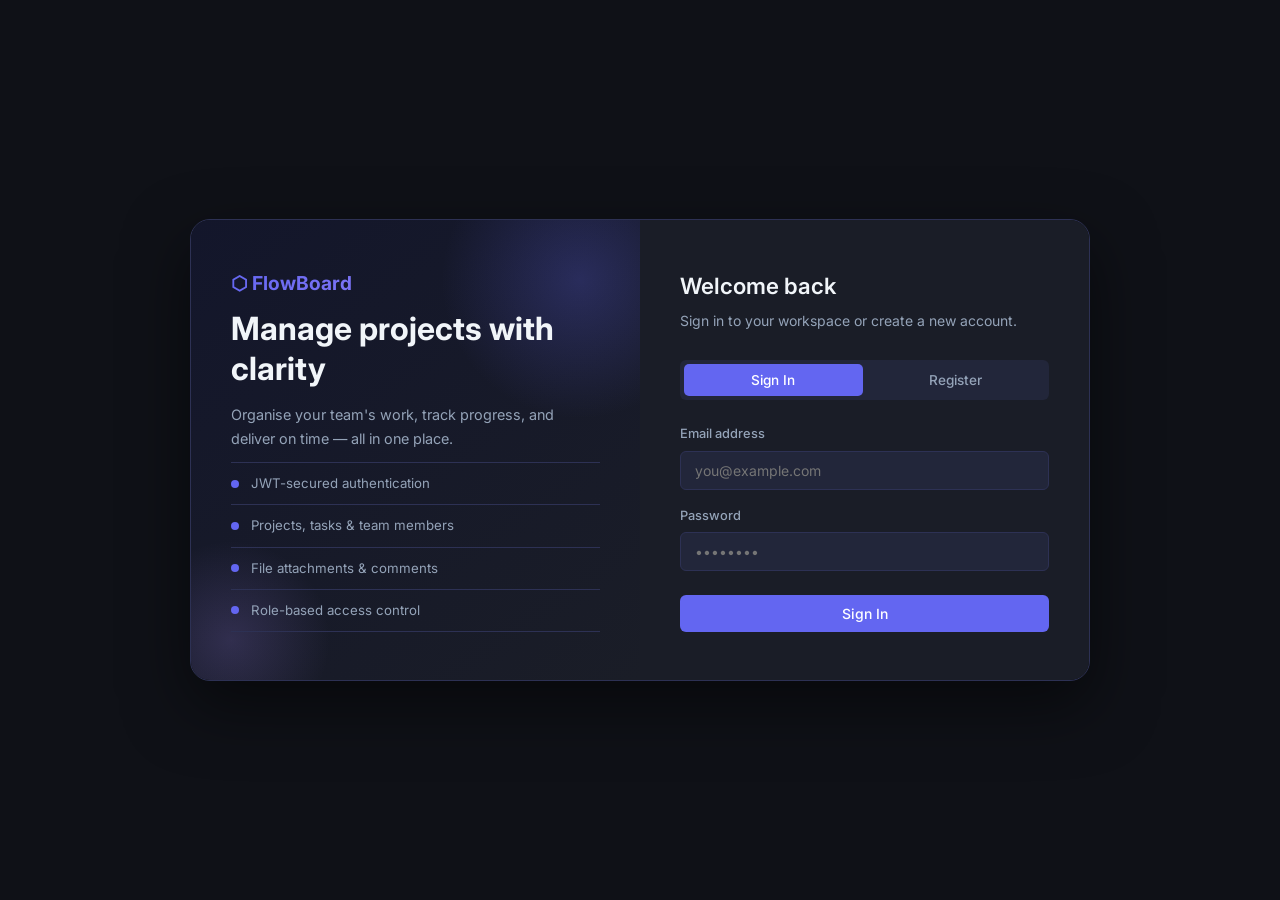
<file: frontend/index.html>
<!DOCTYPE html>
<html lang="en">
<head>
<meta charset="UTF-8"/>
<meta name="viewport" content="width=device-width, initial-scale=1.0"/>
<title>FlowBoard — Sign In</title>
<link rel="stylesheet" href="css/style.css"/>
<style>
  body { display:flex; align-items:center; justify-content:center; min-height:100vh; }

  .auth-wrapper {
    display:grid; grid-template-columns:1fr 1fr;
    width:900px; max-width:100%;
    border-radius:20px; overflow:hidden;
    border:1px solid var(--border);
    box-shadow:0 24px 64px rgba(0,0,0,.5);
  }

  /* Left panel */
  .auth-left {
    background:linear-gradient(145deg, #13162B 0%, #1A1D27 100%);
    padding:48px 40px;
    display:flex; flex-direction:column; justify-content:space-between;
    position:relative; overflow:hidden;
  }
  .auth-left::before {
    content:''; position:absolute; top:-80px; right:-80px;
    width:280px; height:280px; border-radius:50%;
    background:radial-gradient(circle, rgba(99,102,241,.25) 0%, transparent 70%);
  }
  .auth-left::after {
    content:''; position:absolute; bottom:-60px; left:-60px;
    width:200px; height:200px; border-radius:50%;
    background:radial-gradient(circle, rgba(167,139,250,.18) 0%, transparent 70%);
  }
  .left-logo {
    font-size:1.2rem; font-weight:700;
    background:linear-gradient(135deg, #6366F1, #A78BFA);
    -webkit-background-clip:text; -webkit-text-fill-color:transparent; background-clip:text;
  }
  .left-headline {
    position:relative; z-index:1;
  }
  .left-headline h1 {
    font-size:2rem; font-weight:700; line-height:1.25;
    margin-bottom:14px;
  }
  .left-headline p { font-size:0.9rem; line-height:1.7; color:var(--text-secondary); }

  .features { position:relative; z-index:1; }
  .feature {
    display:flex; align-items:center; gap:12px;
    padding:10px 0; border-top:1px solid var(--border);
    font-size:0.83rem; color:var(--text-secondary);
  }
  .feature:last-child { border-bottom:1px solid var(--border); }
  .feature-dot { width:8px; height:8px; border-radius:50%; background:var(--color-primary); flex-shrink:0; }

  /* Right panel */
  .auth-right {
    background:var(--bg-surface); padding:48px 40px;
    display:flex; flex-direction:column; justify-content:center;
  }
  .auth-right h2 { margin-bottom:6px; }
  .auth-right .sub { color:var(--text-secondary); font-size:0.875rem; margin-bottom:28px; }

  /* Tabs */
  .tabs { display:flex; gap:4px; background:var(--bg-elevated); border-radius:var(--radius-sm); padding:4px; margin-bottom:24px; }
  .tab-btn {
    flex:1; padding:8px; border:none; background:none;
    color:var(--text-secondary); font-size:0.85rem; font-weight:500;
    font-family:'Inter',sans-serif; cursor:pointer; border-radius:5px;
    transition:var(--ease);
  }
  .tab-btn.active { background:var(--color-primary); color:#fff; }

  .tab-panel { display:none; }
  .tab-panel.active { display:block; }

  .divider-text {
    text-align:center; position:relative; margin:18px 0;
    font-size:0.78rem; color:var(--text-muted);
  }
  .divider-text::before, .divider-text::after {
    content:''; position:absolute; top:50%;
    width:calc(50% - 24px); height:1px; background:var(--border);
  }
  .divider-text::before { left:0; }
  .divider-text::after  { right:0; }
</style>
</head>
<body>

<div class="auth-wrapper">

  <!-- Left panel -->
  <div class="auth-left">
    <div class="left-logo">⬡ FlowBoard</div>

    <div class="left-headline">
      <h1>Manage projects with clarity</h1>
      <p>Organise your team's work, track progress, and deliver on time — all in one place.</p>
    </div>

    <div class="features">
      <div class="feature"><span class="feature-dot"></span>JWT-secured authentication</div>
      <div class="feature"><span class="feature-dot"></span>Projects, tasks &amp; team members</div>
      <div class="feature"><span class="feature-dot"></span>File attachments &amp; comments</div>
      <div class="feature"><span class="feature-dot"></span>Role-based access control</div>
    </div>
  </div>

  <!-- Right panel -->
  <div class="auth-right">
    <h2>Welcome back</h2>
    <p class="sub">Sign in to your workspace or create a new account.</p>

    <div class="tabs">
      <button class="tab-btn active" onclick="switchTab('login')">Sign In</button>
      <button class="tab-btn"        onclick="switchTab('register')">Register</button>
    </div>

    <!-- Login -->
    <div id="tab-login" class="tab-panel active">
      <div id="login-alert" class="alert"></div>
      <div class="form-group">
        <label class="form-label">Email address</label>
        <input id="login-email" type="email" class="form-input" placeholder="you@example.com"/>
      </div>
      <div class="form-group">
        <label class="form-label">Password</label>
        <input id="login-password" type="password" class="form-input" placeholder="••••••••"/>
      </div>
      <button id="login-btn" data-label="Sign In" class="btn btn-primary btn-full mt-8" onclick="doLogin()">Sign In</button>
    </div>

    <!-- Register -->
    <div id="tab-register" class="tab-panel">
      <div id="register-alert" class="alert"></div>
      <div class="form-group">
        <label class="form-label">Full name</label>
        <input id="reg-name" type="text" class="form-input" placeholder="John Doe"/>
      </div>
      <div class="form-group">
        <label class="form-label">Email address</label>
        <input id="reg-email" type="email" class="form-input" placeholder="you@example.com"/>
      </div>
      <div class="form-group">
        <label class="form-label">Password</label>
        <input id="reg-password" type="password" class="form-input" placeholder="Min. 8 characters"/>
      </div>
      <button id="register-btn" data-label="Create Account" class="btn btn-primary btn-full mt-8" onclick="doRegister()">Create Account</button>
      <div class="divider-text">Already have an account?</div>
      <button class="btn btn-ghost btn-full" onclick="switchTab('login')">Sign In instead</button>
    </div>
  </div>
</div>

<script src="js/auth.js"></script>
<script src="js/api.js"></script>
<script>
  // Redirect if already logged in
  if (AUTH.getToken()) window.location.href = 'dashboard.html';

  function switchTab(name) {
    document.querySelectorAll('.tab-btn').forEach((b,i) => b.classList.toggle('active', (i===0 && name==='login') || (i===1 && name==='register')));
    document.getElementById('tab-login').classList.toggle('active', name === 'login');
    document.getElementById('tab-register').classList.toggle('active', name === 'register');
  }

  async function doLogin() {
    const email    = document.getElementById('login-email').value.trim();
    const password = document.getElementById('login-password').value;
    if (!email || !password) return showAlert('login-alert', 'Please fill in all fields.');
    setLoading('login-btn', true);
    try {
      const tokens = await API.login(email, password);
      AUTH.setToken(tokens.access_token);
      AUTH.setRefresh(tokens.refresh_token);
      const user = await API.getMe();
      AUTH.setUser(user);
      window.location.href = 'dashboard.html';
    } catch(e) {
      showAlert('login-alert', e.message);
    } finally {
      setLoading('login-btn', false);
    }
  }

  async function doRegister() {
    const name     = document.getElementById('reg-name').value.trim();
    const email    = document.getElementById('reg-email').value.trim();
    const password = document.getElementById('reg-password').value;
    if (!name || !email || !password) return showAlert('register-alert', 'Please fill in all fields.');
    setLoading('register-btn', true);
    try {
      await API.register(name, email, password);
      showAlert('register-alert', 'Account created! Please sign in.', 'success');
      setTimeout(() => switchTab('login'), 1500);
    } catch(e) {
      showAlert('register-alert', e.message);
    } finally {
      setLoading('register-btn', false);
    }
  }

  // Allow Enter key to submit
  document.addEventListener('keydown', e => {
    if (e.key !== 'Enter') return;
    if (document.getElementById('tab-login').classList.contains('active')) doLogin();
    else doRegister();
  });
</script>
</body>
</html>
</file>
<file: frontend/css/style.css>
@import url('https://fonts.googleapis.com/css2?family=Inter:wght@300;400;500;600;700&display=swap');

:root {
    --bg-primary:        #0F1117;
    --bg-surface:        #1A1D27;
    --bg-elevated:       #22263A;
    --color-primary:     #6366F1;
    --color-primary-h:   #4F46E5;
    --color-primary-lt:  rgba(99,102,241,0.12);
    --color-success:     #10B981;
    --color-success-lt:  rgba(16,185,129,0.12);
    --color-warning:     #F59E0B;
    --color-warning-lt:  rgba(245,158,11,0.12);
    --color-danger:      #EF4444;
    --color-danger-lt:   rgba(239,68,68,0.12);
    --text-primary:      #F1F5F9;
    --text-secondary:    #94A3B8;
    --text-muted:        #64748B;
    --border:            #2D3154;
    --radius-sm:         6px;
    --radius:            10px;
    --radius-lg:         16px;
    --sidebar-w:         240px;
    --ease:              all 0.2s ease;
}

*, *::before, *::after { margin:0; padding:0; box-sizing:border-box; }

body {
    font-family: 'Inter', sans-serif;
    background: var(--bg-primary);
    color: var(--text-primary);
    min-height: 100vh;
    line-height: 1.6;
    -webkit-font-smoothing: antialiased;
}

/* ── Typography ─────────────────────────────── */
h1 { font-size:1.75rem; font-weight:700; }
h2 { font-size:1.4rem;  font-weight:600; }
h3 { font-size:1.1rem;  font-weight:600; }
h4 { font-size:0.95rem; font-weight:600; }
p  { color: var(--text-secondary); font-size:0.875rem; }

/* ── Buttons ────────────────────────────────── */
.btn {
    display:inline-flex; align-items:center; gap:8px;
    padding:10px 18px; border-radius:var(--radius-sm);
    border:none; cursor:pointer; font-size:0.875rem;
    font-weight:500; font-family:'Inter',sans-serif;
    transition:var(--ease); text-decoration:none;
    white-space:nowrap;
}
.btn-primary  { background:var(--color-primary); color:#fff; }
.btn-primary:hover { background:var(--color-primary-h); transform:translateY(-1px); box-shadow:0 4px 14px rgba(99,102,241,0.35); }
.btn-ghost    { background:var(--bg-elevated); color:var(--text-primary); border:1px solid var(--border); }
.btn-ghost:hover { background:var(--border); }
.btn-danger   { background:var(--color-danger-lt); color:var(--color-danger); border:1px solid rgba(239,68,68,.2); }
.btn-danger:hover { background:var(--color-danger); color:#fff; }
.btn-sm       { padding:6px 12px; font-size:0.8rem; }
.btn-full     { width:100%; justify-content:center; }
.btn:disabled { opacity:.5; cursor:not-allowed; transform:none !important; box-shadow:none !important; }

/* ── Forms ──────────────────────────────────── */
.form-group   { margin-bottom:16px; }
.form-label   { display:block; font-size:0.8rem; font-weight:500; color:var(--text-secondary); margin-bottom:6px; }
.form-input, .form-select, .form-textarea {
    width:100%; padding:10px 14px;
    background:var(--bg-elevated); border:1px solid var(--border);
    border-radius:var(--radius-sm); color:var(--text-primary);
    font-size:0.875rem; font-family:'Inter',sans-serif;
    transition:var(--ease); outline:none;
}
.form-input:focus, .form-select:focus, .form-textarea:focus {
    border-color:var(--color-primary);
    box-shadow:0 0 0 3px var(--color-primary-lt);
}
.form-textarea { resize:vertical; min-height:80px; }
.form-select   { appearance:none; cursor:pointer; }
.form-row      { display:grid; grid-template-columns:1fr 1fr; gap:12px; }

/* ── Cards ──────────────────────────────────── */
.card {
    background:var(--bg-surface); border:1px solid var(--border);
    border-radius:var(--radius); padding:20px;
}

/* ── Badges ─────────────────────────────────── */
.badge {
    display:inline-flex; align-items:center;
    padding:3px 10px; border-radius:20px;
    font-size:0.72rem; font-weight:500; letter-spacing:.02em;
}
.badge-todo        { background:var(--bg-elevated); color:var(--text-secondary); }
.badge-in_progress { background:var(--color-primary-lt); color:var(--color-primary); }
.badge-in_review   { background:var(--color-warning-lt); color:var(--color-warning); }
.badge-done        { background:var(--color-success-lt); color:var(--color-success); }
.badge-active      { background:var(--color-success-lt); color:var(--color-success); }
.badge-archived    { background:var(--bg-elevated); color:var(--text-secondary); }
.badge-completed   { background:var(--color-primary-lt); color:var(--color-primary); }
.badge-admin       { background:rgba(245,158,11,.15); color:var(--color-warning); }
.badge-member      { background:var(--bg-elevated); color:var(--text-secondary); }

/* ── Alerts ─────────────────────────────────── */
.alert { padding:11px 16px; border-radius:var(--radius-sm); font-size:0.85rem; margin-bottom:16px; display:none; }
.alert.show { display:block; }
.alert-error   { background:var(--color-danger-lt); color:var(--color-danger);  border:1px solid rgba(239,68,68,.2); }
.alert-success { background:var(--color-success-lt); color:var(--color-success); border:1px solid rgba(16,185,129,.2); }

/* ── Layout ─────────────────────────────────── */
.layout { display:flex; min-height:100vh; }

.sidebar {
    width:var(--sidebar-w); background:var(--bg-surface);
    border-right:1px solid var(--border);
    display:flex; flex-direction:column;
    position:fixed; top:0; left:0; height:100vh;
    z-index:100; padding:20px 0;
}
.sidebar-logo {
    padding:0 20px 20px;
    border-bottom:1px solid var(--border);
    margin-bottom:12px;
}
.sidebar-logo .brand {
    font-size:1.05rem; font-weight:700;
    background:linear-gradient(135deg, var(--color-primary), #A78BFA);
    -webkit-background-clip:text; -webkit-text-fill-color:transparent; background-clip:text;
}
.sidebar-logo .tagline { font-size:0.72rem; color:var(--text-muted); margin-top:2px; }

.sidebar-nav { flex:1; padding:0 10px; }
.nav-section-label {
    font-size:0.68rem; font-weight:600; text-transform:uppercase;
    letter-spacing:.08em; color:var(--text-muted);
    padding:10px 12px 4px;
}
.nav-item {
    display:flex; align-items:center; gap:10px;
    padding:9px 12px; border-radius:var(--radius-sm);
    color:var(--text-secondary); text-decoration:none;
    font-size:0.85rem; font-weight:500;
    transition:var(--ease); cursor:pointer;
    border:none; background:none; width:100%; margin-bottom:2px;
}
.nav-item:hover  { background:var(--color-primary-lt); color:var(--color-primary); }
.nav-item.active { background:var(--color-primary-lt); color:var(--color-primary); }
.nav-icon { width:18px; text-align:center; font-size:0.95rem; }

.sidebar-footer {
    padding:16px 10px 0;
    border-top:1px solid var(--border);
}
.user-chip {
    display:flex; align-items:center; gap:10px;
    padding:10px 12px; border-radius:var(--radius-sm);
}
.avatar {
    width:32px; height:32px; border-radius:50%;
    background:linear-gradient(135deg, var(--color-primary), #A78BFA);
    display:flex; align-items:center; justify-content:center;
    font-size:0.75rem; font-weight:700; color:#fff; flex-shrink:0;
}
.avatar-lg {
    width:48px; height:48px; font-size:1rem;
    border-radius:50%;
    background:linear-gradient(135deg, var(--color-primary), #A78BFA);
    display:flex; align-items:center; justify-content:center;
    font-weight:700; color:#fff;
}
.user-chip .info p  { font-size:0.82rem; font-weight:600; color:var(--text-primary); white-space:nowrap; overflow:hidden; text-overflow:ellipsis; max-width:130px; }
.user-chip .info span { font-size:0.7rem; color:var(--text-muted); }

.main {
    margin-left:var(--sidebar-w);
    flex:1; padding:32px;
    max-width:calc(100vw - var(--sidebar-w));
}

/* ── Page header ────────────────────────────── */
.page-header {
    display:flex; justify-content:space-between;
    align-items:flex-start; margin-bottom:28px; gap:16px;
}
.page-header .titles h1 { font-size:1.4rem; }
.page-header .titles p  { margin-top:3px; }

/* ── Stats ──────────────────────────────────── */
.stats-row {
    display:grid; grid-template-columns:repeat(auto-fill,minmax(150px,1fr));
    gap:14px; margin-bottom:28px;
}
.stat-card {
    background:var(--bg-surface); border:1px solid var(--border);
    border-radius:var(--radius); padding:16px 20px;
}
.stat-card .label { font-size:0.72rem; color:var(--text-muted); text-transform:uppercase; letter-spacing:.06em; margin-bottom:6px; }
.stat-card .value { font-size:1.6rem; font-weight:700; }
.stat-card .accent { color:var(--color-primary); }

/* ── Grid ───────────────────────────────────── */
.grid { display:grid; grid-template-columns:repeat(auto-fill,minmax(280px,1fr)); gap:16px; }

/* ── Project card ───────────────────────────── */
.project-card {
    background:var(--bg-surface); border:1px solid var(--border);
    border-radius:var(--radius); padding:20px;
    cursor:pointer; transition:var(--ease); position:relative;
    display:flex; flex-direction:column; gap:10px;
}
.project-card:hover { border-color:var(--color-primary); transform:translateY(-2px); box-shadow:0 8px 24px rgba(0,0,0,.3); }
.project-card .top   { display:flex; justify-content:space-between; align-items:flex-start; }
.project-card h3     { font-size:0.95rem; font-weight:600; }
.project-card .desc  { font-size:0.82rem; color:var(--text-secondary); display:-webkit-box; -webkit-line-clamp:2; -webkit-box-orient:vertical; overflow:hidden; }
.project-card .footer { display:flex; justify-content:space-between; align-items:center; margin-top:4px; }
.project-card .meta  { font-size:0.75rem; color:var(--text-muted); }
.card-actions        { display:flex; gap:6px; }

/* ── Modal ──────────────────────────────────── */
.modal-overlay {
    position:fixed; inset:0; background:rgba(0,0,0,.65);
    backdrop-filter:blur(4px); z-index:1000;
    display:flex; align-items:center; justify-content:center; padding:20px;
    opacity:0; visibility:hidden; transition:var(--ease);
}
.modal-overlay.open { opacity:1; visibility:visible; }
.modal {
    background:var(--bg-surface); border:1px solid var(--border);
    border-radius:var(--radius-lg); padding:28px;
    width:100%; max-width:460px;
    transform:translateY(12px); transition:var(--ease);
}
.modal-overlay.open .modal { transform:translateY(0); }
.modal-header { display:flex; justify-content:space-between; align-items:center; margin-bottom:22px; }
.modal-close  { background:none; border:none; color:var(--text-secondary); cursor:pointer; font-size:1.3rem; line-height:1; padding:2px; transition:var(--ease); }
.modal-close:hover { color:var(--text-primary); }

/* ── Filter bar ─────────────────────────────── */
.filter-bar { display:flex; gap:10px; margin-bottom:18px; flex-wrap:wrap; align-items:center; }
.filter-bar .form-select { width:auto; min-width:130px; padding:8px 12px; font-size:0.82rem; }

/* ── Task card ──────────────────────────────── */
.task-card {
    background:var(--bg-surface); border:1px solid var(--border);
    border-radius:var(--radius); padding:16px;
    cursor:pointer; transition:var(--ease);
    display:flex; justify-content:space-between;
    align-items:center; gap:12px;
}
.task-card:hover { border-color:var(--color-primary); transform:translateX(4px); }
.task-card .task-info h4 { font-size:0.88rem; margin-bottom:4px; }
.task-card .task-info .meta { font-size:0.75rem; color:var(--text-muted); }
.task-card .task-right { display:flex; align-items:center; gap:8px; flex-shrink:0; }

/* ── Task list ──────────────────────────────── */
.task-list { display:flex; flex-direction:column; gap:8px; }

/* ── Detail layout ──────────────────────────── */
.detail-grid { display:grid; grid-template-columns:1fr 360px; gap:24px; align-items:start; }

.detail-main { display:flex; flex-direction:column; gap:20px; }
.detail-side { display:flex; flex-direction:column; gap:16px; }

.section-header { display:flex; justify-content:space-between; align-items:center; margin-bottom:14px; }

/* ── Meta list ──────────────────────────────── */
.meta-list { display:flex; flex-direction:column; gap:10px; }
.meta-row  { display:flex; justify-content:space-between; align-items:center; font-size:0.85rem; }
.meta-row .key   { color:var(--text-muted); }
.meta-row .val   { color:var(--text-primary); font-weight:500; }

/* ── Comments ───────────────────────────────── */
.comment-list { display:flex; flex-direction:column; }
.comment      { padding:14px 0; border-bottom:1px solid var(--border); }
.comment:last-child { border-bottom:none; }
.comment-header { display:flex; justify-content:space-between; align-items:center; margin-bottom:5px; }
.comment-author { font-size:0.8rem; font-weight:600; color:var(--color-primary); }
.comment-date   { font-size:0.72rem; color:var(--text-muted); }
.comment-body   { font-size:0.875rem; color:var(--text-secondary); line-height:1.6; }

/* ── Empty + loading ────────────────────────── */
.empty-state { text-align:center; padding:52px 20px; }
.empty-state .icon { font-size:2.5rem; opacity:.4; margin-bottom:12px; }
.empty-state h3 { font-size:0.95rem; margin-bottom:4px; }
.loading { display:flex; align-items:center; justify-content:center; gap:8px; padding:40px; color:var(--text-muted); font-size:0.875rem; }

/* ── Misc ───────────────────────────────────── */
.divider { border:none; border-top:1px solid var(--border); margin:18px 0; }
.back-link { display:inline-flex; align-items:center; gap:6px; color:var(--text-secondary); text-decoration:none; font-size:0.85rem; margin-bottom:20px; transition:var(--ease); }
.back-link:hover { color:var(--color-primary); }
.hidden { display:none !important; }
.text-danger { color:var(--color-danger); }
.text-muted  { color:var(--text-muted); font-size:0.8rem; }
.flex-center { display:flex; align-items:center; gap:8px; }
.mt-8  { margin-top:8px; }
.mt-12 { margin-top:12px; }
.mt-16 { margin-top:16px; }

/* ── Scrollbar ──────────────────────────────── */
::-webkit-scrollbar { width:6px; }
::-webkit-scrollbar-track { background:var(--bg-primary); }
::-webkit-scrollbar-thumb { background:var(--border); border-radius:3px; }
::-webkit-scrollbar-thumb:hover { background:var(--text-muted); }
</file>
